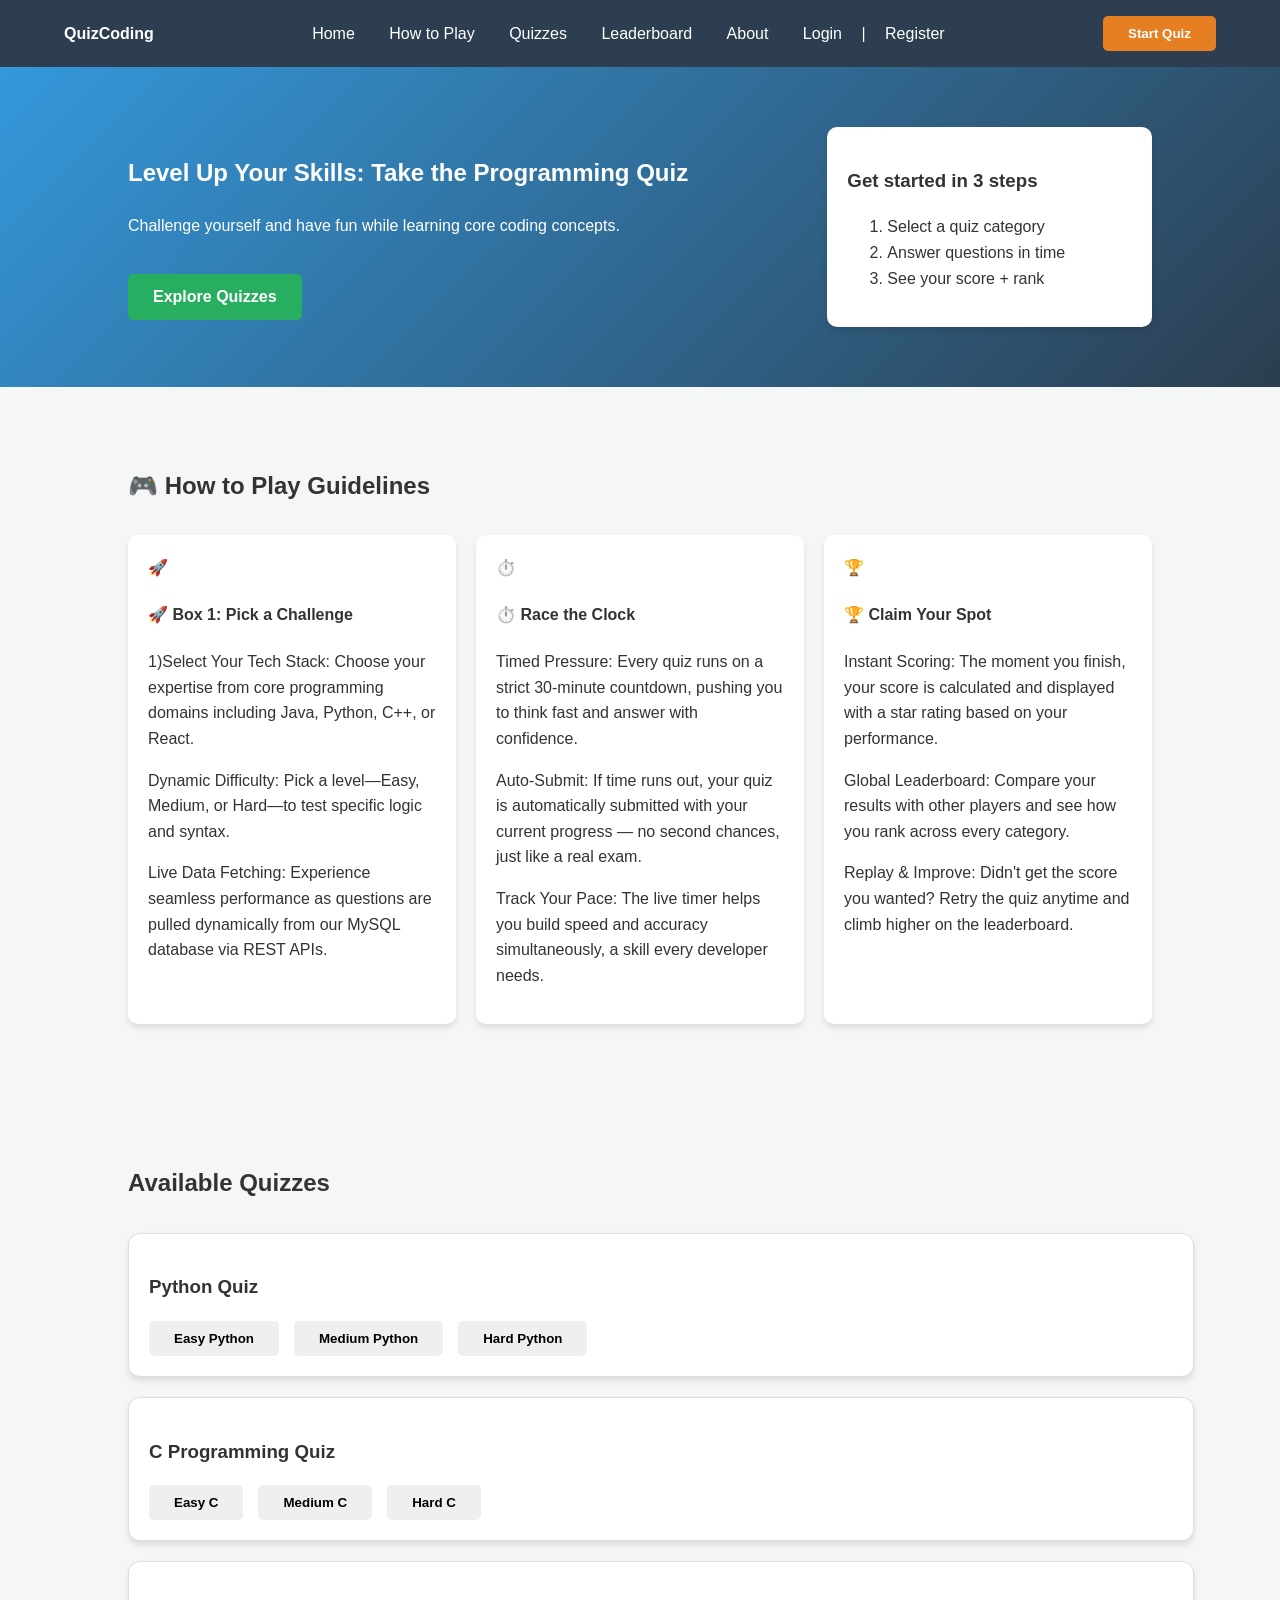
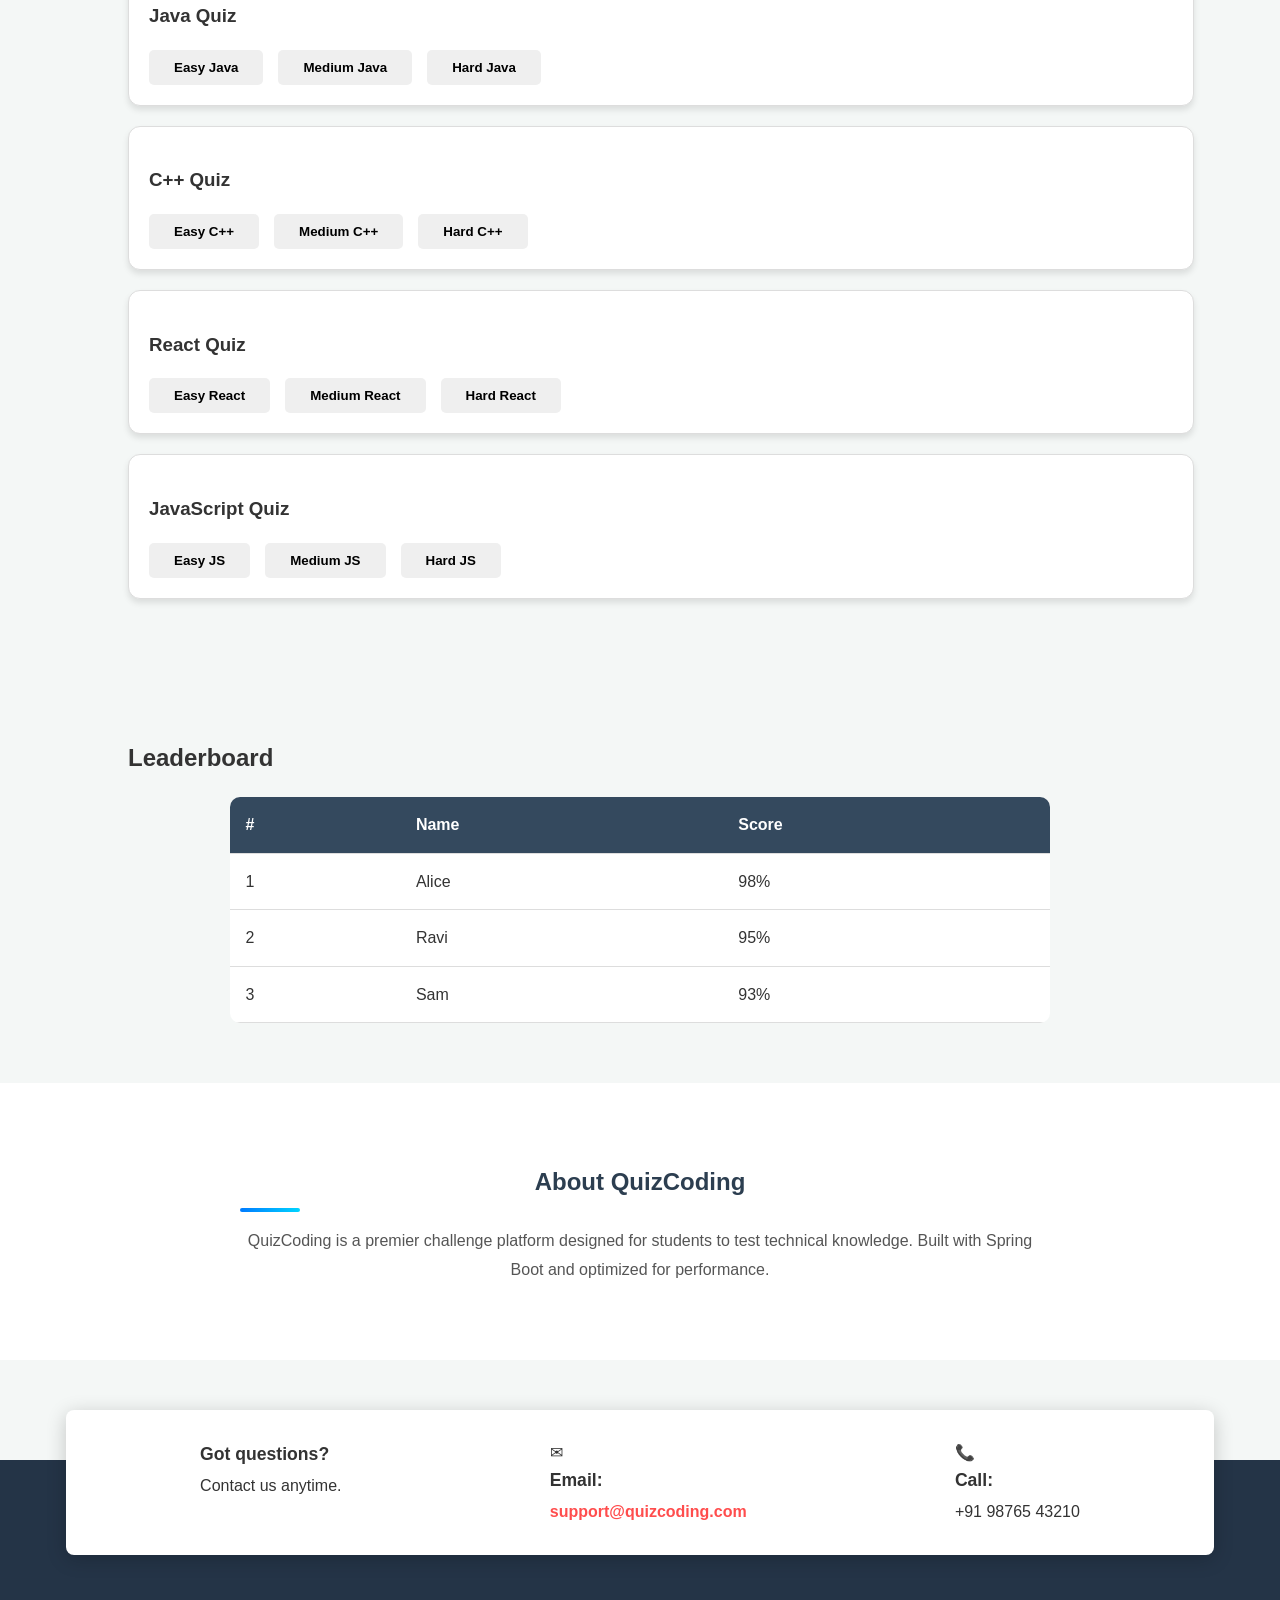
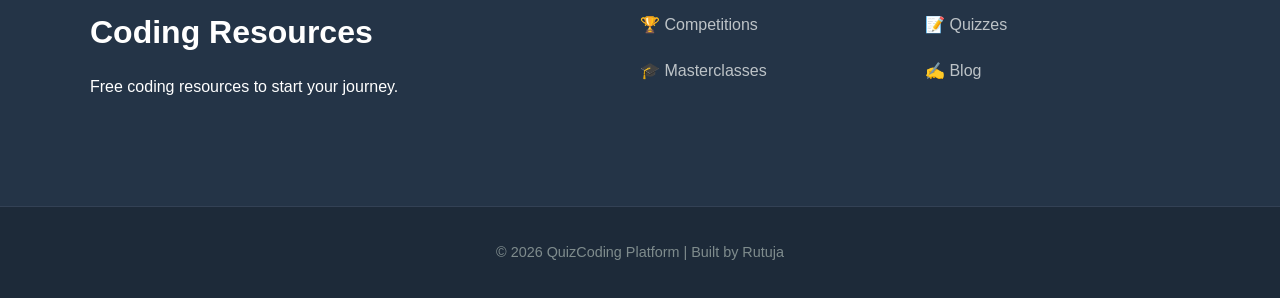
<file: src/main/resources/static/index.html>
<!DOCTYPE html>
<html lang="en">
<head>
    <meta charset="UTF-8" />
    <meta name="viewport" content="width=device-width, initial-scale=1.0" />
    <title>QuizCoding - Challenge Yourself</title>
    <link rel="stylesheet" href="style.css" />
</head>
<body>

    <header class="site-header">
        <div class="brand"><strong>QuizCoding</strong></div>
        <nav class="main-nav">
            <a href="#home">Home</a>
            <a href="#how-to-play">How to Play</a>
            <a href="#quizzes">Quizzes</a>
            <a href="#leaderboard">Leaderboard</a>
            <a href="#about">About</a>
            <span class="auth-group">
                <a href="login.html" class="auth-link">Login</a>
<span class="auth-divider">|</span>
<a href="register.html" class="auth-link">Register</a>
            </span>
        </nav>
        <a href="#quizzes"><button class="btn btn-primary">Start Quiz</button></a>
    </header>

    <main>
        <section id="home" class="hero">
            <div class="hero-left">
                <h1>Level Up Your Skills: Take the Programming Quiz</h1>
                <p>Challenge yourself and have fun while learning core coding concepts.</p>
                <a class="btn btn-cta" href="#quizzes">Explore Quizzes</a>
            </div>
            <div class="hero-right">
                <div class="card">
                    <h3>Get started in 3 steps</h3>
                    <ol>
                        <li>Select a quiz category</li>
                        <li>Answer questions in time</li>
                        <li>See your score + rank</li>
                    </ol>
                </div>
            </div>
        </section>

        <section id="how-to-play" class="section">
            <h2 class="section-title">🎮 How to Play Guidelines</h2>
            <div class="cards-grid">
                <article class="feature">
                    <div class="feature-icon">🚀</div>
                    <h4>🚀 Box 1: Pick a Challenge</h4>
                    <p>1)Select Your Tech Stack: Choose your expertise from core programming domains including Java, Python, C++, or React.</p>
                    <p>
                        Dynamic Difficulty: Pick a level—Easy, Medium, or Hard—to test specific logic and syntax.
                    </p>    
                    <p>
                        Live Data Fetching: Experience seamless performance as questions are pulled dynamically from our MySQL database via REST APIs.
                    </p>    
                        </article>
                <article class="feature">
    <div class="feature-icon">⏱️</div>
    <h4>⏱️ Race the Clock</h4>
    <p>
        Timed Pressure: Every quiz runs on a strict 30-minute countdown, pushing you to think fast and answer with confidence.
    </p>
    <p>
        Auto-Submit: If time runs out, your quiz is automatically submitted with your current progress — no second chances, just like a real exam.
    </p>
    <p>
        Track Your Pace: The live timer helps you build speed and accuracy simultaneously, a skill every developer needs.
    </p>
</article>
<article class="feature">
    <div class="feature-icon">🏆</div>
    <h4>🏆 Claim Your Spot</h4>
    <p>
        Instant Scoring: The moment you finish, your score is calculated and displayed with a star rating based on your performance.
    </p>
    <p>
        Global Leaderboard: Compare your results with other players and see how you rank across every category.
    </p>
    <p>
        Replay & Improve: Didn't get the score you wanted? Retry the quiz anytime and climb higher on the leaderboard.
    </p>
</article>
            </div>
        </section>

        <section id="quizzes" class="section section-alt">
    <h2 class="section-title">Available Quizzes</h2>
    <div class="quiz-grid" style="display: flex; flex-direction: column; gap: 20px;">

        <div class="quiz-card" style="width: 100%; text-align: left; padding: 20px;">
            <h3>Python Quiz</h3>
            <div class="button-group">
                <a href="quiz.html?category=Python&level=Easy" target="_blank"><button class="btn btn-secondary">Easy Python</button></a>
                <a href="quiz.html?category=Python&level=Medium" target="_blank"><button class="btn btn-secondary">Medium Python</button></a>
                <a href="quiz.html?category=Python&level=Hard" target="_blank"><button class="btn btn-secondary">Hard Python</button></a>
            </div>
        </div>

        <div class="quiz-card" style="width: 100%; text-align: left; padding: 20px;">
            <h3>C Programming Quiz</h3>
            <div class="button-group">
                <a href="quiz.html?category=C&level=Easy" target="_blank"><button class="btn btn-secondary">Easy C</button></a>
                <a href="quiz.html?category=C&level=Medium" target="_blank"><button class="btn btn-secondary">Medium C</button></a>
                <a href="quiz.html?category=C&level=Hard" target="_blank"><button class="btn btn-secondary">Hard C</button></a>
            </div>
        </div>

        <div class="quiz-card" style="width: 100%; text-align: left; padding: 20px;">
            <h3>Java Quiz</h3>
            <div class="button-group">
                <a href="quiz.html?category=Java&level=Easy" target="_blank"><button class="btn btn-secondary">Easy Java</button></a>
                <a href="quiz.html?category=Java&level=Medium" target="_blank"><button class="btn btn-secondary">Medium Java</button></a>
                <a href="quiz.html?category=Java&level=Hard" target="_blank"><button class="btn btn-secondary">Hard Java</button></a>
            </div>
        </div>

        <div class="quiz-card" style="width: 100%; text-align: left; padding: 20px;">
            <h3>C++ Quiz</h3>
            <div class="button-group">
                <a href="quiz.html?category=Cpp&level=Easy" target="_blank"><button class="btn btn-secondary">Easy C++</button></a>
                <a href="quiz.html?category=Cpp&level=Medium" target="_blank"><button class="btn btn-secondary">Medium C++</button></a>
                <a href="quiz.html?category=Cpp&level=Hard" target="_blank"><button class="btn btn-secondary">Hard C++</button></a>
            </div>
        </div>

        <div class="quiz-card" style="width: 100%; text-align: left; padding: 20px;">
            <h3>React Quiz</h3>
            <div class="button-group">
                <a href="quiz.html?category=React&level=Easy" target="_blank"><button class="btn btn-secondary">Easy React</button></a>
                <a href="quiz.html?category=React&level=Medium" target="_blank"><button class="btn btn-secondary">Medium React</button></a>
                <a href="quiz.html?category=React&level=Hard" target="_blank"><button class="btn btn-secondary">Hard React</button></a>
            </div>
        </div>

        <div class="quiz-card" style="width: 100%; text-align: left; padding: 20px;">
            <h3>JavaScript Quiz</h3>
            <div class="button-group">
                <a href="quiz.html?category=JavaScript&level=Easy" target="_blank"><button class="btn btn-secondary">Easy JS</button></a>
                <a href="quiz.html?category=JavaScript&level=Medium" target="_blank"><button class="btn btn-secondary">Medium JS</button></a>
                <a href="quiz.html?category=JavaScript&level=Hard" target="_blank"><button class="btn btn-secondary">Hard JS</button></a>
            </div>
        </div>

    </div>
</section>
        
        <section id="quizPage" class="section" style="display:none; text-align: center;">
            <div class="card quiz-box" style="max-width: 800px; margin: 0 auto; padding: 20px;">
                <div id="timer" style="font-size: 24px; color: red; font-weight: bold; margin-bottom: 20px;">Time Left: 30:00</div>
                <h2 id="questionText">Question goes here?</h2>
                <div id="optionsArea" style="display: flex; flex-direction: column; gap: 10px; margin-top: 20px;">
                    </div>
                <button id="nextBtn" class="btn btn-primary" style="margin-top:20px;">Next Question</button>
            </div>
        </section>

        <section id="scorePage" class="section" style="display:none; text-align: center;">
            <div class="card" style="max-width: 500px; margin: 0 auto; padding: 40px;">
                <h1>Quiz Completed!</h1>
                <h2 id="userFinalScore">Your Score: 0/10</h2>
                <button onclick="location.reload()" class="btn btn-cta">Back to Home</button>
            </div>
        </section>

        <section id="leaderboard" class="section">
            <h2 class="section-title">Leaderboard</h2>
            <table class="leaderboard" style="width: 80%; margin: 0 auto;">
                <thead>
                    <tr><th>#</th><th>Name</th><th>Score</th></tr>
                </thead>
                <tbody id="leaderboardBody">
                    <tr><td>1</td><td>Alice</td><td>98%</td></tr>
                    <tr><td>2</td><td>Ravi</td><td>95%</td></tr>
                    <tr><td>3</td><td>Sam</td><td>93%</td></tr>
                </tbody>
            </table>
        </section>

        <section id="about" class="section section-alt">
            <div class="about-container" style="max-width: 800px; margin: 0 auto; text-align: center;">
                <h2 class="section-title">About QuizCoding</h2>
                <p class="about-text">
                    QuizCoding is a premier challenge platform designed for students to test technical knowledge. 
                    Built with Spring Boot and optimized for performance.
                </p>
            </div>
        </section>
    </main>

    <footer class="quiz-footer">
        <div class="footer-contact-bar">
            <div class="contact-item"><strong>Got questions?</strong><span>Contact us anytime.</span></div>
            <div class="contact-item"><span class="icon">✉</span><strong>Email:</strong> <a href="mailto:support@quizcoding.com">support@quizcoding.com</a></div>
            <div class="contact-item"><span class="icon">📞</span><strong>Call:</strong> <span>+91 98765 43210</span></div>
        </div>
        <div class="footer-content">
            <div class="footer-main-text">
                <h2>Coding Resources</h2>
                <p>Free coding resources to start your journey.</p>
            </div>
            <div class="footer-links-grid">
                <div class="link-item">🏆 Competitions</div>
                <div class="link-item">📝 Quizzes</div>
                <div class="link-item">🎓 Masterclasses</div>
                <div class="link-item">✍️ Blog</div>
            </div>
        </div>
        <div class="footer-bottom">
            <p>&copy; 2026 QuizCoding Platform | Built by Rutuja</p>
        </div>
    </footer>

    <script src="app.js"></script>
</body>
</html>
</file>
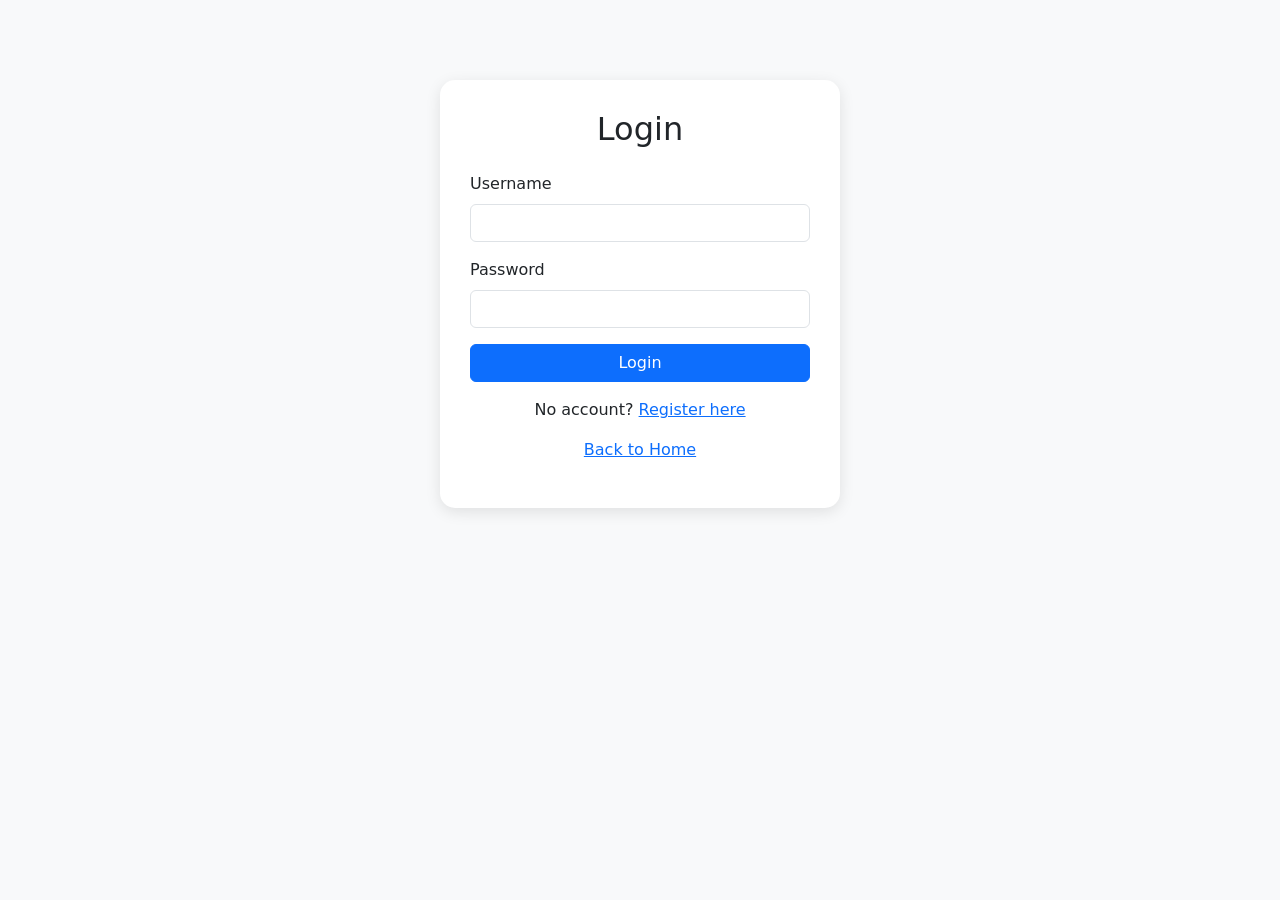
<file: src/main/resources/static/login.html>
<!DOCTYPE html>
<html lang="en">
<head>
    <meta charset="UTF-8">
    <meta name="viewport" content="width=device-width, initial-scale=1.0">
    <title>QuizCoding - Login</title>
    <link href="https://cdn.jsdelivr.net/npm/bootstrap@5.3.0/dist/css/bootstrap.min.css" rel="stylesheet">
    <style>
        body { background-color: #f8f9fa; }
        .auth-container { max-width: 400px; margin: 80px auto; background: white; padding: 30px; border-radius: 15px; box-shadow: 0 4px 15px rgba(0,0,0,0.1); }
    </style>
</head>
<body>
<div class="container">
    <div class="auth-container">
        <h2 class="text-center mb-4">Login</h2>
        <div id="message" class="alert" style="display:none;"></div>
        <form id="loginForm">
            <div class="mb-3">
                <label class="form-label">Username</label>
                <input type="text" class="form-control" id="username" required>
            </div>
            <div class="mb-3">
                <label class="form-label">Password</label>
                <input type="password" class="form-control" id="password" required>
            </div>
            <button type="submit" class="btn btn-primary w-100">Login</button>
        </form>
        <p class="text-center mt-3">No account? <a href="register.html">Register here</a></p>
        <p class="text-center"><a href="index.html">Back to Home</a></p>
    </div>
</div>

<script>
document.getElementById('loginForm').addEventListener('submit', async (e) => {
    e.preventDefault();
    const username = document.getElementById('username').value;
    const password = document.getElementById('password').value;
    const msg = document.getElementById('message');

    try {
        const response = await fetch('/api/auth/login', {
            method: 'POST',
            headers: { 'Content-Type': 'application/json' },
            body: JSON.stringify({ username, password })
        });

        if (response.ok) {
            msg.className = 'alert alert-success';
            msg.innerText = 'Login successful! Redirecting...';
            msg.style.display = 'block';
            setTimeout(() => window.location.href = 'index.html', 1000);
        } else {
            const errorText = await response.text();
            msg.className = 'alert alert-danger';
            msg.innerText = errorText;
            msg.style.display = 'block';
        }
    } catch (error) {
        msg.className = 'alert alert-danger';
        msg.innerText = 'Connection error. Please try again.';
        msg.style.display = 'block';
    }
});
</script>
</body>
</html>
</file>
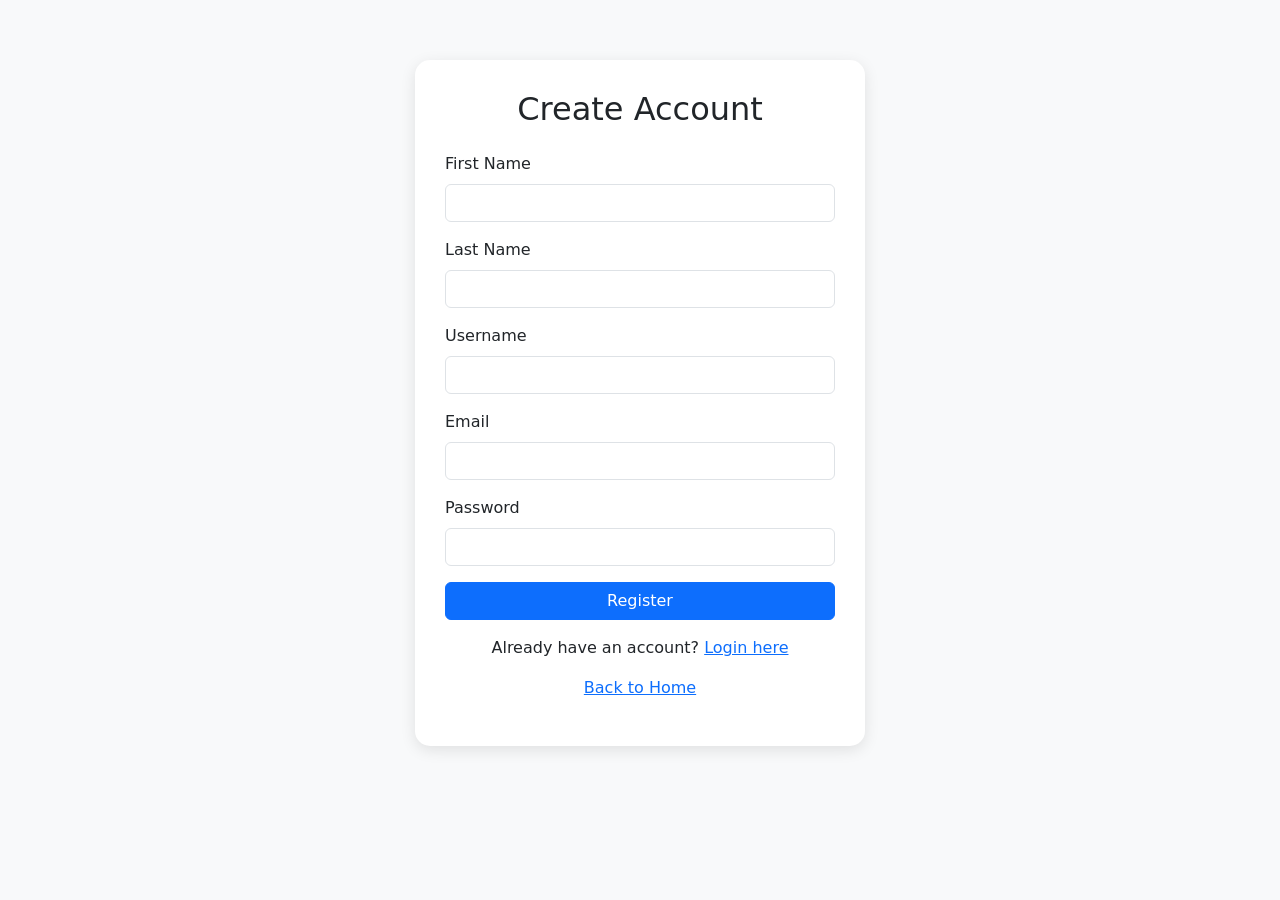
<file: src/main/resources/static/register.html>
<!DOCTYPE html>
<html lang="en">
<head>
    <meta charset="UTF-8">
    <meta name="viewport" content="width=device-width, initial-scale=1.0">
    <title>QuizCoding - Register</title>
    <link href="https://cdn.jsdelivr.net/npm/bootstrap@5.3.0/dist/css/bootstrap.min.css" rel="stylesheet">
    <style>
        body { background-color: #f8f9fa; }
        .auth-container { max-width: 450px; margin: 60px auto; background: white; padding: 30px; border-radius: 15px; box-shadow: 0 4px 15px rgba(0,0,0,0.1); }
    </style>
</head>
<body>
<div class="container">
    <div class="auth-container">
        <h2 class="text-center mb-4">Create Account</h2>
        <div id="message" class="alert" style="display:none;"></div>
        <form id="registerForm">
            <div class="mb-3">
                <label class="form-label">First Name</label>
                <input type="text" class="form-control" id="firstName" required>
            </div>
            <div class="mb-3">
                <label class="form-label">Last Name</label>
                <input type="text" class="form-control" id="lastName" required>
            </div>
            <div class="mb-3">
                <label class="form-label">Username</label>
                <input type="text" class="form-control" id="username" required>
            </div>
            <div class="mb-3">
                <label class="form-label">Email</label>
                <input type="email" class="form-control" id="email" required>
            </div>
            <div class="mb-3">
                <label class="form-label">Password</label>
                <input type="password" class="form-control" id="password" required minlength="6">
            </div>
            <button type="submit" class="btn btn-primary w-100">Register</button>
        </form>
        <p class="text-center mt-3">Already have an account? <a href="login.html">Login here</a></p>
        <p class="text-center"><a href="index.html">Back to Home</a></p>
    </div>
</div>

<script>
document.getElementById('registerForm').addEventListener('submit', async (e) => {
    e.preventDefault();
    const payload = {
        firstName: document.getElementById('firstName').value,
        lastName: document.getElementById('lastName').value,
        username: document.getElementById('username').value,
        email: document.getElementById('email').value,
        password: document.getElementById('password').value
    };
    const msg = document.getElementById('message');

    try {
        const response = await fetch('/api/auth/register', {
            method: 'POST',
            headers: { 'Content-Type': 'application/json' },
            body: JSON.stringify(payload)
        });

        if (response.ok) {
            msg.className = 'alert alert-success';
            msg.innerText = 'Account created! Redirecting to login...';
            msg.style.display = 'block';
            setTimeout(() => window.location.href = 'login.html', 1200);
        } else {
            const errorText = await response.text();
            msg.className = 'alert alert-danger';
            msg.innerText = errorText;
            msg.style.display = 'block';
        }
    } catch (error) {
        msg.className = 'alert alert-danger';
        msg.innerText = 'Connection error. Please try again.';
        msg.style.display = 'block';
    }
});
</script>
</body>
</html>
</file>
<file: src/main/resources/static/style.css>
/* General Styles */
body {
    font-family: 'Segoe UI', Tahoma, Geneva, Verdana, sans-serif;
    margin: 0;
    line-height: 1.6;
    color: #333;
    background-color: #f4f7f6;
}

/* Header & Nav */
.site-header {
    background: #2c3e50;
    color: white;
    padding: 1rem 5%;
    display: flex;
    justify-content: space-between;
    align-items: center;
    position: sticky;
    top: 0;
    z-index: 1000;
}

.main-nav a {
    color: white;
    text-decoration: none;
    margin: 0 15px;
    font-weight: 500;
}
.auth-buttons {
    display: flex;
    align-items: center;
    gap: 10px;
    font-weight: bold;
}

.login-btn:hover, .register-btn:hover {
    color: #ff9800; /* A nice orange highlight on hover */
    text-decoration: none;
}

.divider {
    color: #666;
    font-weight: normal;
}
/* Hero Section */
.hero {
    display: flex;
    padding: 80px 10%;
    background: linear-gradient(135deg, #3498db, #2c3e50);
    color: white;
    align-items: center;
}

.hero-left { flex: 2; }
.hero-right { flex: 1; margin-left: 50px; }

/* Buttons */
.btn {
    padding: 10px 25px;
    border: none;
    border-radius: 5px;
    cursor: pointer;
    font-weight: bold;
    transition: 0.3s;
}

.btn-primary { background: #e67e22; color: white; }
.btn-cta { background: #27ae60; color: white; text-decoration: none; display: inline-block; margin-top: 20px;}

/* Cards & Grid */
.section { padding: 60px 10%; }
.cards-grid, .quiz-grid {
    display: grid;
    grid-template-columns: repeat(auto-fit, minmax(250px, 1fr));
    gap: 20px;
    margin-top: 30px;
}

.card, .quiz-card, .feature {
    background: white;
    padding: 20px;
    border-radius: 10px;
    box-shadow: 0 4px 6px rgba(0,0,0,0.1);
    color: #333;
}

/* Leaderboard Table */
.leaderboard {
    width: 100%;
    border-collapse: collapse;
    background: white;
    border-radius: 10px;
    overflow: hidden;
}

.leaderboard th, .leaderboard td {
    padding: 15px;
    text-align: left;
    border-bottom: 1px solid #ddd;
}

.leaderboard th { background: #34495e; color: white; }

/* Footer Container Styling */
.site-footer {
    background-color: #1e1e1e; /* Dark background like your screenshot */
    color: #ffffff;
    padding: 60px 10% 20px 10%;
    margin-top: 50px;
}

.footer-container {
    display: flex;
    justify-content: space-between;
    flex-wrap: wrap;
    gap: 40px;
}

.footer-column {
    flex: 1;
    min-width: 200px;
}

.footer-column h3 {
    font-size: 1.1rem;
    margin-bottom: 20px;
    color: #f8fafc;
    text-transform: uppercase;
    letter-spacing: 1px;
}

.footer-column p {
    color: #94a3b8;
    font-size: 0.9rem;
    line-height: 1.6;
}

/* Footer Links Styling */
.footer-column ul {
    list-style: none;
    padding: 0;
}

.footer-column ul li {
    margin-bottom: 12px;
}

.footer-column ul li a {
    color: #94a3b8;
    text-decoration: none;
    font-size: 0.9rem;
    transition: color 0.3s ease;
}

.footer-column ul li a:hover {
    color: #e67e22; /* Changes to your orange accent on hover */
}

/* Copyright Bar */
.footer-bottom {
    text-align: center;
    margin-top: 50px;
    padding-top: 20px;
    border-top: 1px solid #334155;
    color: #64748b;
    font-size: 0.8rem;
}
/* The Quiz Card Container */
.quiz-card {
    transition: all 0.3s ease-in-out; /* Smooth transition */
    cursor: pointer;
    border: 1px solid #ddd;
    border-radius: 12px;
}

/* Hover Effect */
.quiz-card:hover {
    transform: translateY(-10px); /* Lifts the card up */
    box-shadow: 0 10px 20px rgba(0, 0, 0, 0.2); /* Adds a professional shadow */
    border-color: #007bff; /* Highlights the border in blue */
}

/* Optional: Subtle Entrance Animation when page loads */
@keyframes fadeInUp {
    from {
        opacity: 0;
        transform: translateY(20px);
    }
    to {
        opacity: 1;
        transform: translateY(0);
    }
}

.quiz-card {
    animation: fadeInUp 0.6s ease-out;
}
/* Auth Overlay Styles */
.auth-overlay {
    display: none;
    position: fixed;
    top: 0; left: 0;
    width: 100%; height: 100%;
    background: rgba(0, 0, 0, 0.7);
    backdrop-filter: blur(4px);
    z-index: 2000;
    justify-content: center;
    align-items: center;
}

.auth-modal-card {
    background: white;
    padding: 40px;
    border-radius: 12px;
    width: 90%;
    max-width: 420px;
    position: relative;
    text-align: center;
    box-shadow: 0 10px 30px rgba(0,0,0,0.3);
}

.close-modal {
    position: absolute;
    top: 15px; right: 20px;
    background: none; border: none;
    font-size: 28px; cursor: pointer;
    color: #999;
}

.btn-google-auth {
    width: 100%;
    padding: 12px;
    border: 1px solid #dcdcdc;
    background: #ebf3ff;
    color: #4285f4;
    border-radius: 4px;
    font-weight: 600;
    display: flex;
    justify-content: center;
    align-items: center;
    gap: 10px;
    margin: 20px 0;
    cursor: pointer;
}

.auth-input-field {
    width: 100%;
    padding: 14px;
    margin-bottom: 12px;
    border: 1px solid #ccc;
    border-radius: 4px;
    box-sizing: border-box;
}

.btn-auth-confirm {
    width: 100%;
    padding: 14px;
    background-color: #72a7ff;
    color: white;
    border: none;
    border-radius: 4px;
    font-weight: bold;
    cursor: pointer;
    margin-top: 10px;
}
.option-btn {
    display: block;
    width: 100%;
    padding: 15px;
    margin: 10px 0;
    background: #f1f4f8;
    border: 1px solid #ddd;
    border-radius: 6px;
    cursor: pointer;
    text-align: left;
}

.option-btn:hover {
    background: #ebf3ff;
    border-color: #72a7ff;
}

#timer {
    font-size: 1.2rem;
    font-weight: bold;
    color: #e67e22;
}
.quiz-footer {
    position: relative;
    margin-top: 100px;
    /* This matches the dark navy/charcoal in your image */
    background-color: #243447; 
    color: white;
    padding-top: 80px;
    font-family: 'Segoe UI', Tahoma, Geneva, Verdana, sans-serif;
}

/* The White Floating Box */
.footer-contact-bar {
    position: absolute;
    top: -50px;
    left: 50%;
    transform: translateX(-50%);
    width: 85%;
    max-width: 1100px;
    background: white;
    border-radius: 8px;
    display: flex;
    justify-content: space-around;
    padding: 30px;
    box-shadow: 0 4px 20px rgba(0,0,0,0.2);
    color: #333;
}

.contact-item {
    display: flex;
    flex-direction: column;
}

.contact-item strong {
    font-size: 1.1rem;
    margin-bottom: 5px;
}

.contact-item a {
    color: #ff4d4d; /* Red accent like your reference */
    text-decoration: none;
    font-weight: bold;
}

/* Main Content Area */
.footer-content {
    max-width: 1100px;
    margin: 0 auto;
    padding: 40px 20px;
    display: flex;
    justify-content: space-between;
    align-items: center;
    flex-wrap: wrap;
}

.footer-main-text {
    flex: 1;
    min-width: 300px;
}

.footer-main-text h2 {
    font-size: 2rem;
    margin-bottom: 10px;
}

.footer-links-grid {
    flex: 1;
    display: grid;
    grid-template-columns: repeat(2, 1fr);
    gap: 20px;
    min-width: 300px;
}

.link-item {
    font-size: 1rem;
    cursor: pointer;
    transition: 0.3s;
    color: #bdc3c7;
}

.link-item:hover {
    color: white;
    transform: translateX(5px);
}

.footer-bottom {
    text-align: center;
    padding: 20px;
    background: rgba(0,0,0,0.2);
    font-size: 0.9rem;
    color: #7f8c8d;
}
.button-group {
    display: flex;
    gap: 15px;
    margin-top: 10px;
    flex-wrap: wrap; /* Keeps it looking good on mobile */
}
/* Reduce spacing between sections */
section {
    padding-top: 60px !important;
    padding-bottom: 60px !important;
}

/* Remove huge gap between Leaderboard and About */
#leaderboard, #about {
    margin-bottom: 0 !important;
}

/* Fix Hero Section height so it doesn't push content too far down */
.hero-section {
    padding: 80px 0;
    min-height: auto !important; /* Prevents huge empty space on large screens */
}

/* Professional Card Hover Effect */
.p-4:hover {
    transform: translateY(-10px);
    transition: 0.3s;
    box-shadow: 0 10px 20px rgba(0,0,0,0.1) !important;
}
/* --- About Section Styling --- */
#about {
    padding: 80px 0; /* Consistent padding for professional breathing room */
    background-color: #ffffff;
}

#about h2 {
    color: #2c3e50;
    position: relative;
    margin-bottom: 25px;
}

/* The blue accent line under the title */
#about h2::after {
    content: '';
    position: absolute;
    left: 0;
    bottom: -10px;
    width: 60px;
    height: 4px;
    background: linear-gradient(90deg, #007bff, #00d4ff);
    border-radius: 2px;
}

#about .lead {
    color: #007bff;
    font-weight: 600;
    margin-bottom: 20px;
}

#about p {
    color: #555;
    line-height: 1.8;
}

/* Styling the Feature List */
#about ul.list-unstyled li {
    margin-bottom: 15px;
    padding-left: 30px;
    position: relative;
    font-size: 0.95rem;
    color: #444;
}

/* Adding the custom Checkmark */
#about ul.list-unstyled li::before {
    content: '✓';
    position: absolute;
    left: 0;
    color: #28a745;
    font-weight: bold;
}

/* The Feature Box (The Blue Card on the right) */
.about-feature-card {
    background: linear-gradient(135deg, #007bff 0%, #0056b3 100%);
    color: white;
    padding: 40px;
    border-radius: 30px;
    box-shadow: 0 15px 30px rgba(0, 123, 255, 0.2);
    transition: transform 0.3s ease;
}

.about-feature-card:hover {
    transform: scale(1.03);
}

/* --- Responsive Fixes --- */
@media (max-width: 991px) {
    #about .col-lg-6 {
        text-align: center;
        margin-bottom: 40px;
    }
    #about h2::after {
        left: 50%;
        transform: translateX(-50%);
    }
    #about ul.list-unstyled li {
        display: inline-block;
        margin: 10px;
    }
}
</file>
